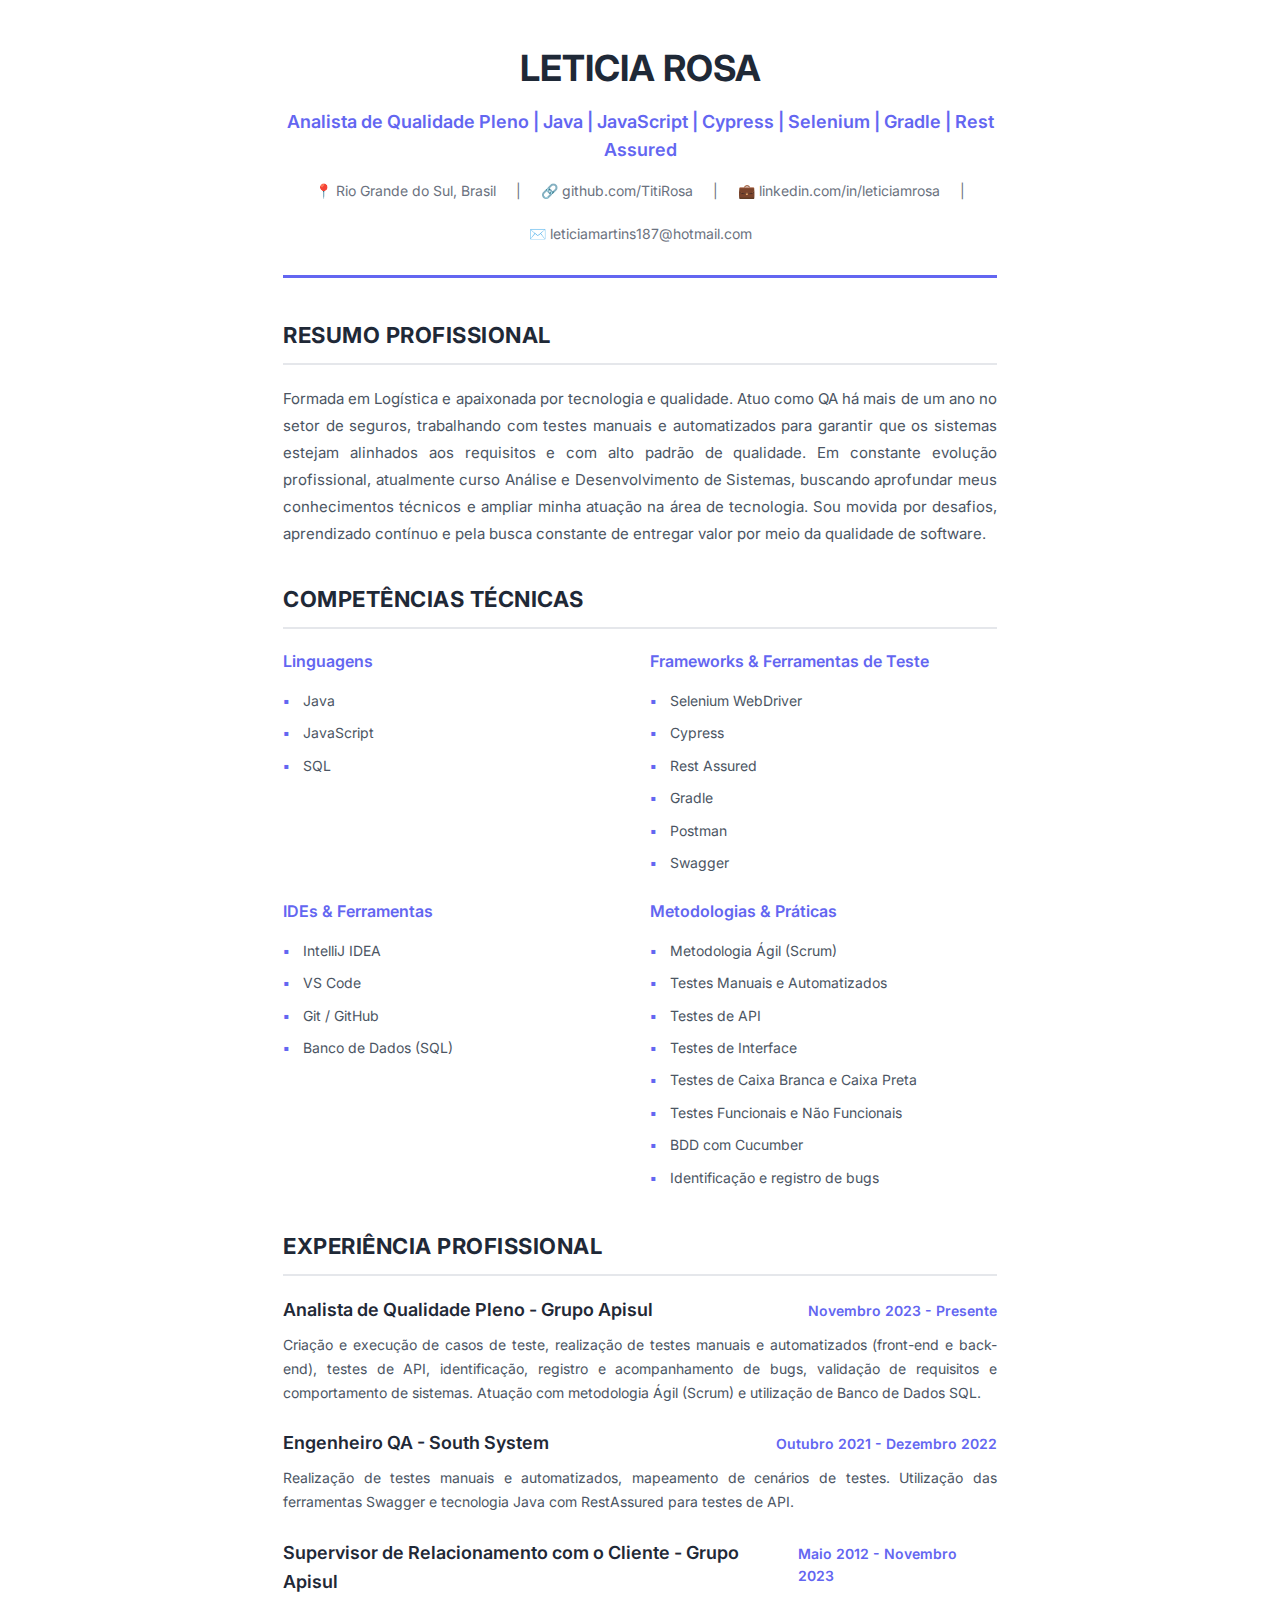
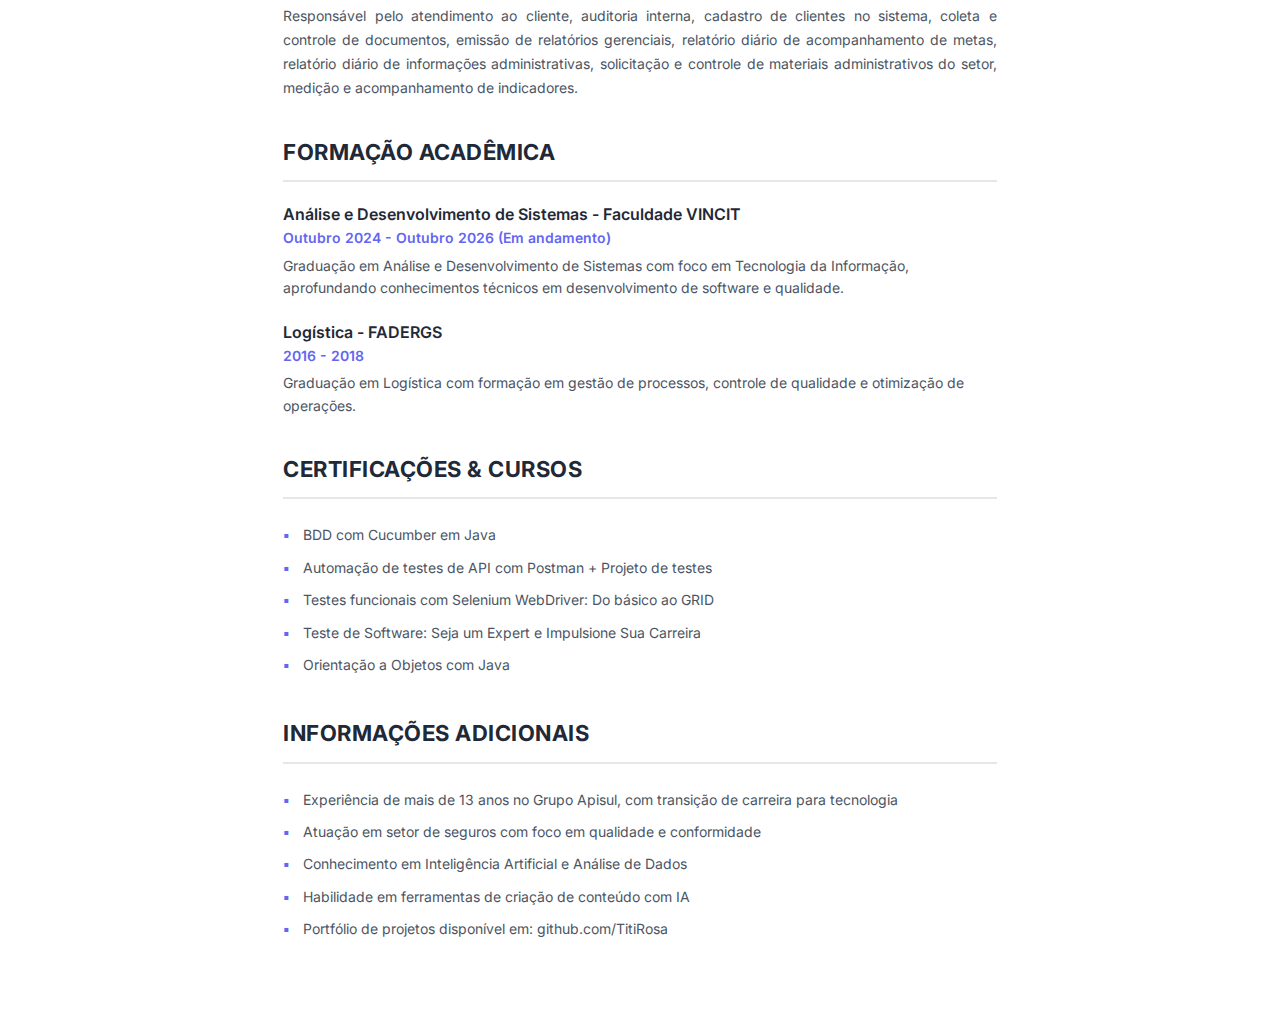
<file: cv-leticia-rosa.html>
<!DOCTYPE html>
<html lang="pt-BR">
<head>
    <meta charset="UTF-8">
    <meta name="viewport" content="width=device-width, initial-scale=1.0">
    <title>Currículo - Leticia Rosa</title>
    <style>
        @import url('https://fonts.googleapis.com/css2?family=Inter:wght@300;400;500;600;700&display=swap');
        
        * {
            margin: 0;
            padding: 0;
            box-sizing: border-box;
        }
        
        body {
            font-family: 'Inter', Arial, sans-serif;
            line-height: 1.6;
            color: #1f2937;
            background: white;
            padding: 40px;
            max-width: 210mm;
            margin: 0 auto;
        }
        
        @media print {
            body {
                padding: 0;
            }
        }
        
        .header {
            text-align: center;
            margin-bottom: 40px;
            padding-bottom: 30px;
            border-bottom: 3px solid #6366f1;
        }
        
        .name {
            font-size: 36px;
            font-weight: 700;
            color: #1f2937;
            margin-bottom: 10px;
        }
        
        .title {
            font-size: 18px;
            color: #6366f1;
            font-weight: 600;
            margin-bottom: 15px;
        }
        
        .contact-info {
            display: flex;
            justify-content: center;
            gap: 20px;
            flex-wrap: wrap;
            font-size: 14px;
            color: #6b7280;
        }
        
        .contact-info a {
            color: #6b7280;
            text-decoration: none;
        }
        
        .contact-info a:hover {
            color: #6366f1;
        }
        
        .section {
            margin-bottom: 35px;
        }
        
        .section-title {
            font-size: 22px;
            font-weight: 700;
            color: #1f2937;
            margin-bottom: 20px;
            padding-bottom: 10px;
            border-bottom: 2px solid #e5e7eb;
            text-transform: uppercase;
            letter-spacing: 0.5px;
        }
        
        .objective {
            font-size: 15px;
            line-height: 1.8;
            color: #4b5563;
            text-align: justify;
        }
        
        .skills-grid {
            display: grid;
            grid-template-columns: 1fr 1fr;
            gap: 20px;
        }
        
        .skill-category h3 {
            font-size: 16px;
            font-weight: 600;
            color: #6366f1;
            margin-bottom: 10px;
        }
        
        .skill-list {
            list-style: none;
            padding-left: 0;
        }
        
        .skill-list li {
            padding: 5px 0;
            padding-left: 20px;
            position: relative;
            font-size: 14px;
            color: #4b5563;
        }
        
        .skill-list li::before {
            content: "▪";
            position: absolute;
            left: 0;
            color: #6366f1;
            font-weight: bold;
        }
        
        .experience-item {
            margin-bottom: 25px;
        }
        
        .experience-header {
            display: flex;
            justify-content: space-between;
            align-items: baseline;
            margin-bottom: 8px;
        }
        
        .experience-title {
            font-size: 18px;
            font-weight: 600;
            color: #1f2937;
        }
        
        .experience-period {
            font-size: 14px;
            color: #6366f1;
            font-weight: 600;
        }
        
        .experience-description {
            font-size: 14px;
            line-height: 1.7;
            color: #4b5563;
            text-align: justify;
        }
        
        .education-item {
            margin-bottom: 20px;
        }
        
        .education-title {
            font-size: 16px;
            font-weight: 600;
            color: #1f2937;
        }
        
        .education-period {
            font-size: 14px;
            color: #6366f1;
            font-weight: 600;
            margin-bottom: 5px;
        }
        
        .education-description {
            font-size: 14px;
            color: #4b5563;
        }
        
        @page {
            margin: 1.5cm;
        }
    </style>
</head>
<body>
    <!-- HEADER -->
    <div class="header">
        <h1 class="name">LETICIA ROSA</h1>
        <p class="title">Analista de Qualidade Pleno | Java | JavaScript | Cypress | Selenium | Gradle | Rest Assured</p>
        <div class="contact-info">
            <span>📍 Rio Grande do Sul, Brasil</span>
            <span>|</span>
            <a href="https://github.com/TitiRosa" target="_blank">🔗 github.com/TitiRosa</a>
            <span>|</span>
            <a href="https://www.linkedin.com/in/leticiamrosa" target="_blank">💼 linkedin.com/in/leticiamrosa</a>
            <span>|</span>
            <a href="mailto:leticiamartins187@hotmail.com">✉️ leticiamartins187@hotmail.com</a>
        </div>
    </div>

    <!-- OBJETIVO -->
    <div class="section">
        <h2 class="section-title">Resumo Profissional</h2>
        <p class="objective">
            Formada em Logística e apaixonada por tecnologia e qualidade. Atuo como QA há mais de um ano no setor 
            de seguros, trabalhando com testes manuais e automatizados para garantir que os sistemas estejam alinhados 
            aos requisitos e com alto padrão de qualidade. Em constante evolução profissional, atualmente curso Análise 
            e Desenvolvimento de Sistemas, buscando aprofundar meus conhecimentos técnicos e ampliar minha atuação na 
            área de tecnologia. Sou movida por desafios, aprendizado contínuo e pela busca constante de entregar valor 
            por meio da qualidade de software.
        </p>
    </div>

    <!-- COMPETÊNCIAS TÉCNICAS -->
    <div class="section">
        <h2 class="section-title">Competências Técnicas</h2>
        <div class="skills-grid">
            <div class="skill-category">
                <h3>Linguagens</h3>
                <ul class="skill-list">
                    <li>Java</li>
                    <li>JavaScript</li>
                    <li>SQL</li>
                </ul>
            </div>
            
            <div class="skill-category">
                <h3>Frameworks & Ferramentas de Teste</h3>
                <ul class="skill-list">
                    <li>Selenium WebDriver</li>
                    <li>Cypress</li>
                    <li>Rest Assured</li>
                    <li>Gradle</li>
                    <li>Postman</li>
                    <li>Swagger</li>
                </ul>
            </div>
            
            <div class="skill-category">
                <h3>IDEs & Ferramentas</h3>
                <ul class="skill-list">
                    <li>IntelliJ IDEA</li>
                    <li>VS Code</li>
                    <li>Git / GitHub</li>
                    <li>Banco de Dados (SQL)</li>
                </ul>
            </div>
            
            <div class="skill-category">
                <h3>Metodologias & Práticas</h3>
                <ul class="skill-list">
                    <li>Metodologia Ágil (Scrum)</li>
                    <li>Testes Manuais e Automatizados</li>
                    <li>Testes de API</li>
                    <li>Testes de Interface</li>
                    <li>Testes de Caixa Branca e Caixa Preta</li>
                    <li>Testes Funcionais e Não Funcionais</li>
                    <li>BDD com Cucumber</li>
                    <li>Identificação e registro de bugs</li>
                </ul>
            </div>
        </div>
    </div>

    <!-- EXPERIÊNCIA PROFISSIONAL -->
    <div class="section">
        <h2 class="section-title">Experiência Profissional</h2>
        
        <div class="experience-item">
            <div class="experience-header">
                <h3 class="experience-title">Analista de Qualidade Pleno - Grupo Apisul</h3>
                <span class="experience-period">Novembro 2023 - Presente</span>
            </div>
            <p class="experience-description">
                Criação e execução de casos de teste, realização de testes manuais e automatizados (front-end e back-end), 
                testes de API, identificação, registro e acompanhamento de bugs, validação de requisitos e comportamento 
                de sistemas. Atuação com metodologia Ágil (Scrum) e utilização de Banco de Dados SQL.
            </p>
        </div>
        
        <div class="experience-item">
            <div class="experience-header">
                <h3 class="experience-title">Engenheiro QA - South System</h3>
                <span class="experience-period">Outubro 2021 - Dezembro 2022</span>
            </div>
            <p class="experience-description">
                Realização de testes manuais e automatizados, mapeamento de cenários de testes. Utilização das 
                ferramentas Swagger e tecnologia Java com RestAssured para testes de API.
            </p>
        </div>
        
        <div class="experience-item">
            <div class="experience-header">
                <h3 class="experience-title">Supervisor de Relacionamento com o Cliente - Grupo Apisul</h3>
                <span class="experience-period">Maio 2012 - Novembro 2023</span>
            </div>
            <p class="experience-description">
                Responsável pelo atendimento ao cliente, auditoria interna, cadastro de clientes no sistema, coleta e 
                controle de documentos, emissão de relatórios gerenciais, relatório diário de acompanhamento de metas, 
                relatório diário de informações administrativas, solicitação e controle de materiais administrativos do 
                setor, medição e acompanhamento de indicadores.
            </p>
        </div>
    </div>

    <!-- FORMAÇÃO -->
    <div class="section">
        <h2 class="section-title">Formação Acadêmica</h2>
        
        <div class="education-item">
            <h3 class="education-title">Análise e Desenvolvimento de Sistemas - Faculdade VINCIT</h3>
            <p class="education-period">Outubro 2024 - Outubro 2026 (Em andamento)</p>
            <p class="education-description">
                Graduação em Análise e Desenvolvimento de Sistemas com foco em Tecnologia da Informação, 
                aprofundando conhecimentos técnicos em desenvolvimento de software e qualidade.
            </p>
        </div>
        
        <div class="education-item">
            <h3 class="education-title">Logística - FADERGS</h3>
            <p class="education-period">2016 - 2018</p>
            <p class="education-description">
                Graduação em Logística com formação em gestão de processos, controle de qualidade e 
                otimização de operações.
            </p>
        </div>
    </div>

    <!-- INFORMAÇÕES ADICIONAIS -->
    <div class="section">
        <h2 class="section-title">Certificações & Cursos</h2>
        <ul class="skill-list">
            <li>BDD com Cucumber em Java</li>
            <li>Automação de testes de API com Postman + Projeto de testes</li>
            <li>Testes funcionais com Selenium WebDriver: Do básico ao GRID</li>
            <li>Teste de Software: Seja um Expert e Impulsione Sua Carreira</li>
            <li>Orientação a Objetos com Java</li>
        </ul>
    </div>
    
    <div class="section">
        <h2 class="section-title">Informações Adicionais</h2>
        <ul class="skill-list">
            <li>Experiência de mais de 13 anos no Grupo Apisul, com transição de carreira para tecnologia</li>
            <li>Atuação em setor de seguros com foco em qualidade e conformidade</li>
            <li>Conhecimento em Inteligência Artificial e Análise de Dados</li>
            <li>Habilidade em ferramentas de criação de conteúdo com IA</li>
            <li>Portfólio de projetos disponível em: github.com/TitiRosa</li>
        </ul>
    </div>
</body>
</html>
</file>
